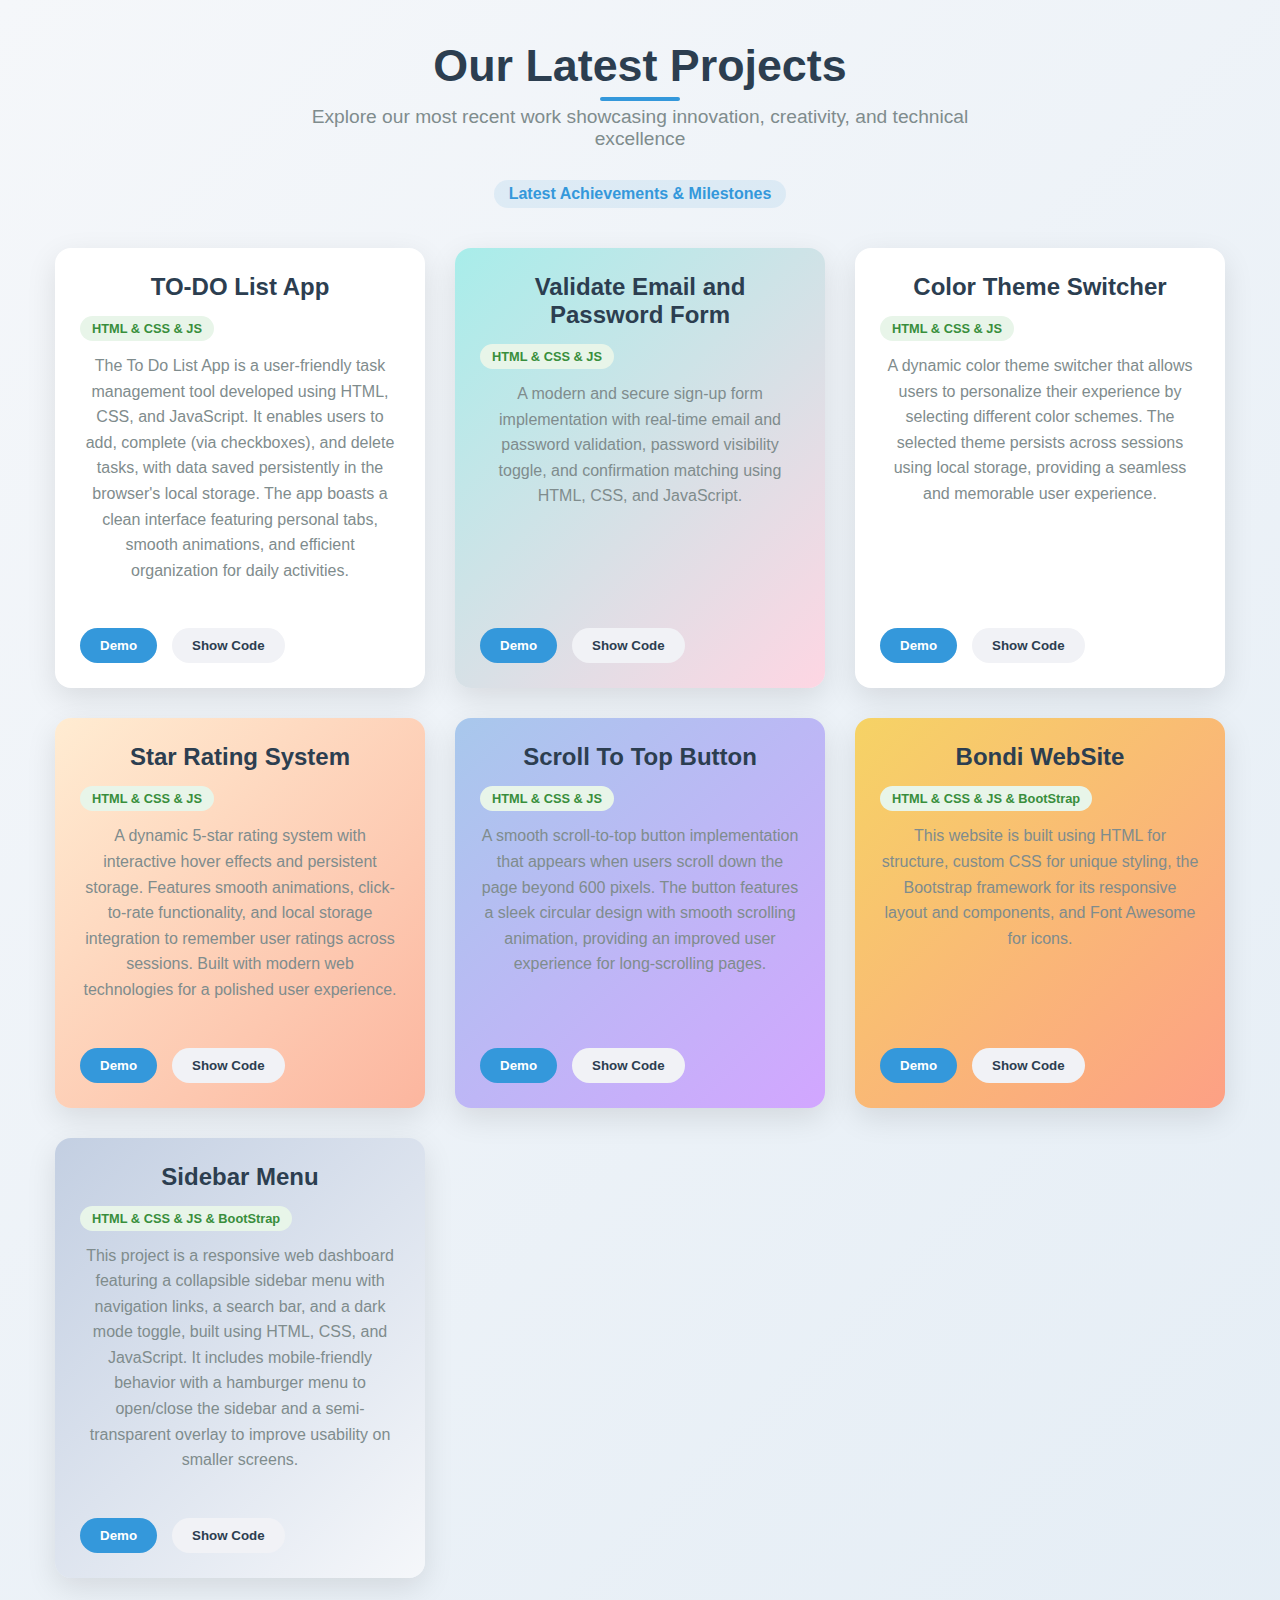
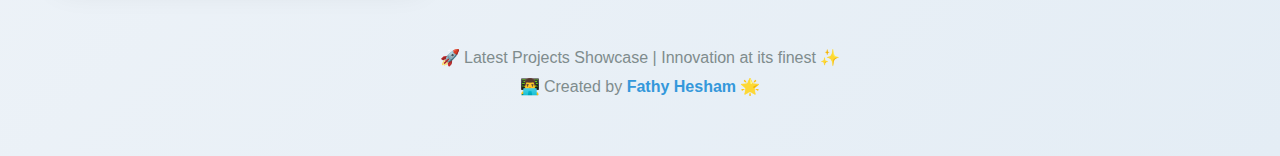
<file: index.html>
<!DOCTYPE html>
<html lang="en">
	<head>
		<meta charset="UTF-8" />
		<meta name="viewport" content="width=device-width, initial-scale=1.0" />
		<title>Our Latest Projects</title>
		<style>
			* {
				margin: 0;
				padding: 0;
				box-sizing: border-box;
				font-family: "Segoe UI", Tahoma, Geneva, Verdana, sans-serif;
			}

			body {
				background: linear-gradient(135deg, #f5f7fa 0%, #e4edf5 100%);
				min-height: 100vh;
				display: flex;
				flex-direction: column;
				align-items: center;
				padding: 40px 20px;
			}

			.container {
				max-width: 1200px;
				width: 100%;
				text-align: center;
			}

			header {
				margin-bottom: 40px;
			}

			h1 {
				font-size: 2.8rem;
				margin-bottom: 15px;
				color: #2c3e50;
				position: relative;
				display: inline-block;
			}

			h1:after {
				content: "";
				position: absolute;
				bottom: -10px;
				left: 50%;
				transform: translateX(-50%);
				width: 80px;
				height: 4px;
				background: #3498db;
				border-radius: 2px;
			}

			.subtitle {
				font-size: 1.2rem;
				color: #7f8c8d;
				max-width: 700px;
				margin: 0 auto 20px;
			}

			.highlight {
				display: inline-block;
				background: rgba(52, 152, 219, 0.1);
				color: #3498db;
				padding: 5px 15px;
				border-radius: 20px;
				font-weight: 600;
				margin-top: 10px;
			}

			.cards-container {
				display: grid;
				grid-template-columns: repeat(auto-fit, minmax(300px, 1fr));
				justify-content: center;
				gap: 30px;
				margin-top: 20px;
				padding: 0 15px;
			}

			/* Enhanced Project Card Styles */
			.card {
				min-width: 320px;
				background: white;
				border-radius: 16px;
				overflow: hidden;
				box-shadow: 0 10px 30px rgba(0, 0, 0, 0.1);
				transition: transform 0.3s ease, box-shadow 0.3s ease;
				display: flex;
				flex-direction: column;
			}

			.card:hover {
				transform: translateY(-10px);
				box-shadow: 0 15px 40px rgba(0, 0, 0, 0.15);
			}

			.content {
				padding: 25px;
				flex-grow: 1;
				display: flex;
				flex-direction: column;
			}

			.content h2 {
				font-size: 1.5rem;
				margin-bottom: 15px;
				color: #2c3e50;
			}

			.tech-tag {
				display: inline-block;
				background: #e3f2fd;
				color: #1976d2;
				padding: 5px 12px;
				border-radius: 20px;
				font-size: 0.8rem;
				font-weight: 600;
				margin-bottom: 12px;
				align-self: flex-start;
			}

			.tech-tag.html-css {
				background: #fff3e0;
				color: #f57c00;
			}

			.tech-tag.html-css-js {
				background: #e8f5e9;
				color: #388e3c;
			}

			.description {
				color: #7f8c8d;
				margin-bottom: 20px;
				flex-grow: 1;
				line-height: 1.6;
			}

			.reference {
				display: flex;
				gap: 15px;
				padding: 0 25px 25px;
			}

			.btn {
				padding: 10px 20px;
				border: none;
				border-radius: 30px;
				font-weight: 600;
				cursor: pointer;
				transition: all 0.3s ease;
				flex: 1;
			}

			.btn.demo {
				background: #f1f2f6;
				color: #2c3e50;
			}

			.btn.demo:hover {
				background: #3498db;
				color: white;
			}

			.btn {
				background: #3498db;
				color: white;
			}

			.btn:hover {
				background: #2980b9;
			}
			.card:hover {
				transform: translateY(-10px) rotate(1deg);
			}
			/* New cards with descriptions */
			.card-2 {
				background: linear-gradient(135deg, #a8edea 0%, #fed6e3 100%);
			}
			.card-3 {
				background: linear-gradient(135deg, #ffecd2 0%, #fcb69f 100%);
			}
			.card-4 {
				background: linear-gradient(135deg, #a8c8ec 0%, #d2a6ff 100%);
			}
			.card-5 {
				background: linear-gradient(135deg, #f6d365 0%, #fda085 100%);
			}
			.card-6 {
				background: linear-gradient(135deg, #c3cfe2 0%, #f5f7fa 100%);
			}
			.card-7 {
				background: linear-gradient(135deg, #fbc2eb 0%, #a6c1ee 100%);
			}
			.card-8 {
				background: linear-gradient(135deg, #ff9a9e 0%, #fad0c4 100%);
			}
			.card-9 {
				background: linear-gradient(135deg, #d4fc79 0%, #96e6a1 100%);
			}
			.card-10 {
				background: linear-gradient(135deg, #84fab0 0%, #8fd3f4 100%);
			}
			@media (max-width: 480px) {
				body {
					padding: 20px 10px;
				}

				h1 {
					font-size: 1.8rem;
				}

				.highlight {
					font-size: 0.9rem;
					padding: 4px 12px;
				}

				.description {
					font-size: 0.9rem;
				}

				.card-3 {
					transform: none;
				}
			}

			footer {
				margin-top: 50px;
				color: #7f8c8d;
				text-align: center;
				padding: 20px;
				width: 100%;
			}
		</style>
	</head>
	<body>
		<div class="container">
			<header>
				<h1>Our Latest Projects</h1>
				<p class="subtitle">Explore our most recent work showcasing innovation, creativity, and technical excellence</p>
				<div class="highlight">Latest Achievements & Milestones</div>
			</header>

			<div class="cards-container">
				<div class="card">
					<div class="content">
						<h2>TO-DO List App</h2>
						<span class="tech-tag html-css-js">HTML & CSS & JS</span>
						<p class="description">
							The To Do List App is a user-friendly task management tool developed using HTML, CSS, and JavaScript. It
							enables users to add, complete (via checkboxes), and delete tasks, with data saved persistently in the
							browser's local storage. The app boasts a clean interface featuring personal tabs, smooth animations, and
							efficient organization for daily activities.
						</p>
					</div>
					<div class="reference">
						<a href="To Do List App/index.html" target="_blank">
							<button type="button" class="btn">Demo</button>
						</a>
						<a
							href="https://github.com/FathyHesham/Web-Application-Projects/tree/main/To%20Do%20List%20App"
							target="_blank"
						>
							<button type="button" class="btn demo">Show Code</button>
						</a>
					</div>
				</div>
				<div class="card card-2">
					<div class="content">
						<h2>Validate Email and Password Form</h2>
						<span class="tech-tag html-css-js">HTML & CSS & JS</span>
						<p class="description">
							A modern and secure sign-up form implementation with real-time email and password validation, password
							visibility toggle, and confirmation matching using HTML, CSS, and JavaScript.
						</p>
					</div>
					<div class="reference">
						<a href="Validate Email and Password/index.html" target="_blank">
							<button type="button" class="btn">Demo</button>
						</a>
						<a
							href="https://github.com/FathyHesham/Web-Application-Projects/tree/main/Validate%20Email%20and%20Password"
							target="_blank"
						>
							<button type="button" class="btn demo">Show Code</button>
						</a>
					</div>
				</div>
				<div class="card">
					<div class="content">
						<h2>Color Theme Switcher</h2>
						<span class="tech-tag html-css-js">HTML & CSS & JS</span>
						<p class="description">
							A dynamic color theme switcher that allows users to personalize their experience by selecting different
							color schemes. The selected theme persists across sessions using local storage, providing a seamless and
							memorable user experience.
						</p>
					</div>
					<div class="reference">
						<a href="Changes Colors JS/index.html" target="_blank">
							<button type="button" class="btn">Demo</button>
						</a>
						<a
							href="https://github.com/FathyHesham/Web-Application-Projects/tree/main/Changes%20Colors%20JS"
							target="_blank"
						>
							<button type="button" class="btn demo">Show Code</button>
						</a>
					</div>
				</div>
				<div class="card card-3">
					<div class="content">
						<h2>Star Rating System</h2>
						<span class="tech-tag html-css-js">HTML & CSS & JS</span>
						<p class="description">
							A dynamic 5-star rating system with interactive hover effects and persistent storage. Features smooth
							animations, click-to-rate functionality, and local storage integration to remember user ratings across
							sessions. Built with modern web technologies for a polished user experience.
						</p>
					</div>
					<div class="reference">
						<a href="Star Rating/index.html" target="_blank">
							<button type="button" class="btn">Demo</button>
						</a>
						<a href="https://github.com/FathyHesham/Web-Application-Projects/tree/main/Star%20Rating" target="_blank">
							<button type="button" class="btn demo">Show Code</button>
						</a>
					</div>
				</div>
				<div class="card card-4">
					<div class="content">
						<h2>Scroll To Top Button</h2>
						<span class="tech-tag html-css-js">HTML & CSS & JS</span>
						<p class="description">
							A smooth scroll-to-top button implementation that appears when users scroll down the page beyond 600
							pixels. The button features a sleek circular design with smooth scrolling animation, providing an improved
							user experience for long-scrolling pages.
						</p>
					</div>
					<div class="reference">
						<a href="Up Top Button/index.html" target="_blank">
							<button type="button" class="btn">Demo</button>
						</a>
						<a
							href="https://github.com/FathyHesham/Web-Application-Projects/tree/main/Up%20Top%20Button"
							target="_blank"
						>
							<button type="button" class="btn demo">Show Code</button>
						</a>
					</div>
				</div>
				<div class="card card-5">
					<div class="content">
						<h2>Bondi WebSite</h2>
						<span class="tech-tag html-css-js">HTML & CSS & JS & BootStrap</span>
						<p class="description">
							This website is built using HTML for structure, custom CSS for unique styling, the Bootstrap framework for
							its responsive layout and components, and Font Awesome for icons.
						</p>
					</div>
					<div class="reference">
						<a href="Bondi Website/index.html" target="_blank">
							<button type="button" class="btn">Demo</button>
						</a>
						<a href="https://github.com/FathyHesham/Web-Application-Projects/tree/main/Bondi%20Website" target="_blank">
							<button type="button" class="btn demo">Show Code</button>
						</a>
					</div>
				</div>
				<div class="card card-6">
					<div class="content">
						<h2>Sidebar Menu</h2>
						<span class="tech-tag html-css-js">HTML & CSS & JS & BootStrap</span>
						<p class="description">
							This project is a responsive web dashboard featuring a collapsible sidebar menu with navigation links, a
							search bar, and a dark mode toggle, built using HTML, CSS, and JavaScript. It includes mobile-friendly
							behavior with a hamburger menu to open/close the sidebar and a semi-transparent overlay to improve
							usability on smaller screens.
						</p>
					</div>
					<div class="reference">
						<a href="Sidebar Menu/index.html" target="_blank">
							<button type="button" class="btn">Demo</button>
						</a>
						<a href="https://github.com/FathyHesham/Web-Application-Projects/tree/main/Sidebar%20Menu" target="_blank">
							<button type="button" class="btn demo">Show Code</button>
						</a>
					</div>
				</div>
			</div>
		</div>

		<footer>
			<p>🚀 Latest Projects Showcase | Innovation at its finest ✨</p>
			<p style="margin-top: 10px">
				👨‍💻 Created by
				<a
					href="https://www.linkedin.com/in/fathy-hesham-fathy/"
					target="_blank"
					style="color: #3498db; text-decoration: none; font-weight: 600"
				>
					Fathy Hesham
				</a>
				🌟
			</p>
		</footer>
	</body>
</html>
</file>
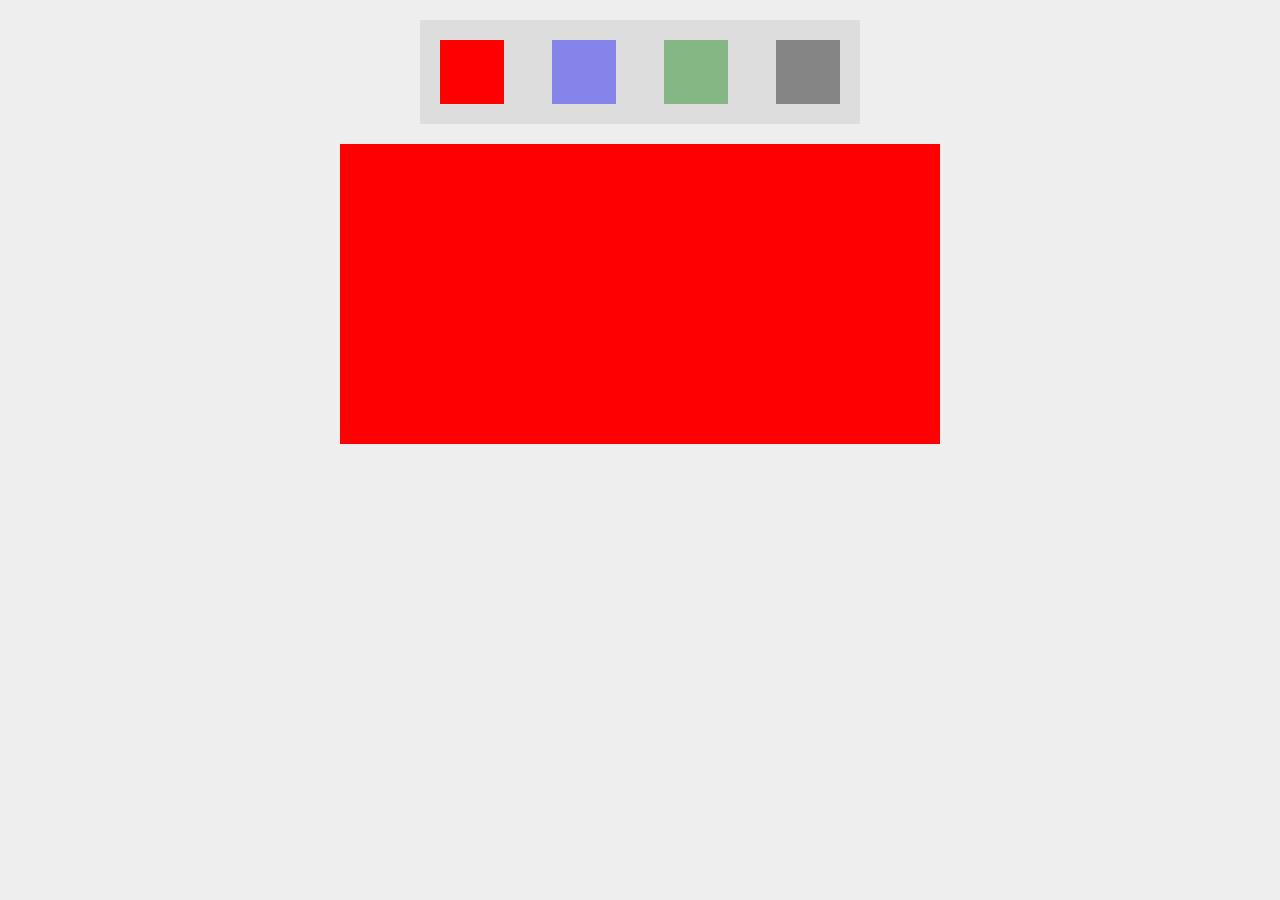
<file: Changes Colors JS/index.html>
<!DOCTYPE html>
<html lang="en">
	<head>
		<meta charset="UTF-8" />
		<meta name="viewport" content="width=device-width, initial-scale=1.0" />
		<title>Local Storage Change Colors</title>
		<link rel="stylesheet" href="style.css" />
	</head>
	<body>
		<ul>
			<li class="active" data-color="red"></li>
			<li data-color="blue"></li>
			<li data-color="green"></li>
			<li data-color="black"></li>
		</ul>
		<div class="experiment"></div>
	</body>
	<script src="script.js"></script>
</html>
</file>
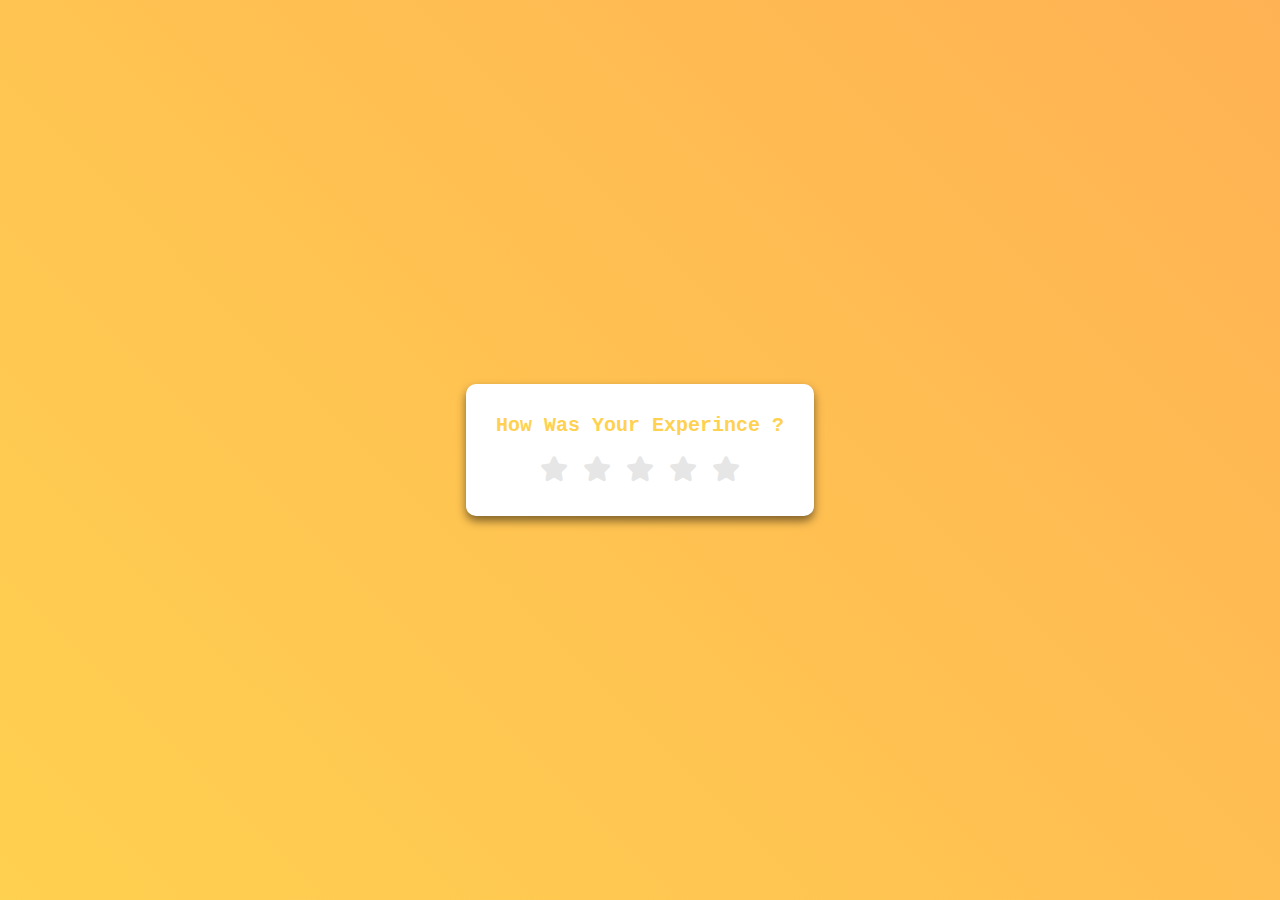
<file: Star Rating/index.html>
<!DOCTYPE html>
<html lang="en">
	<head>
		<meta charset="UTF-8" />
		<meta name="viewport" content="width=device-width, initial-scale=1.0" />
		<title>Star Rating</title>
		<link rel="stylesheet" href="style.css" />
		<link
			rel="stylesheet"
			href="https://cdnjs.cloudflare.com/ajax/libs/font-awesome/6.4.0/css/all.min.css"
		/>
	</head>
	<body>
		<div class="star-rating">
			<header>How Was Your Experince ?</header>
			<div class="stars">
				<i class="fa-solid fa-star"></i>
				<i class="fa-solid fa-star"></i>
				<i class="fa-solid fa-star"></i>
				<i class="fa-solid fa-star"></i>
				<i class="fa-solid fa-star"></i>
			</div>
		</div>
		<script src="script.js"></script>
	</body>
</html>
</file>
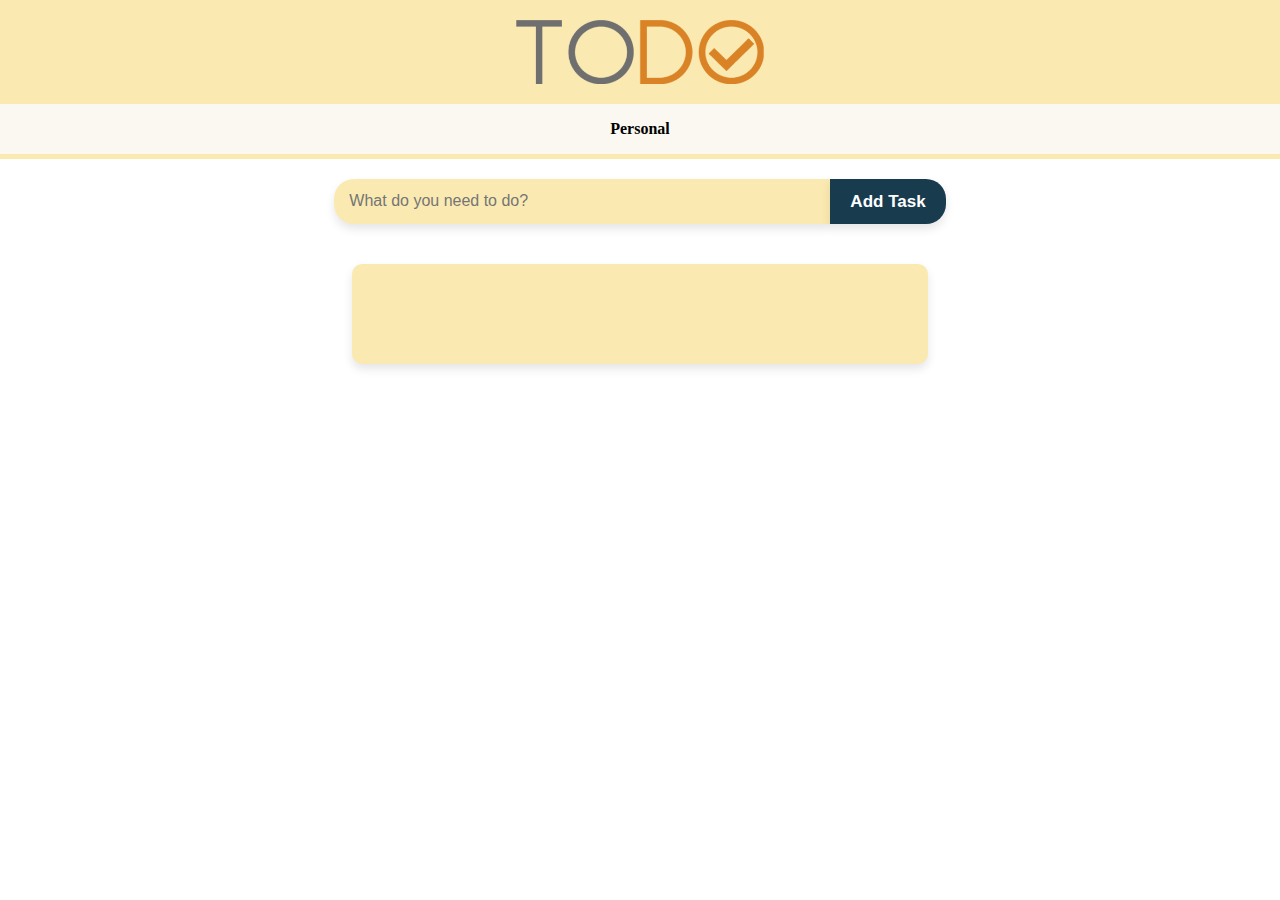
<file: To Do List App/index.html>
<!DOCTYPE html>
<html lang="en">
	<head>
		<meta charset="UTF-8" />
		<meta name="viewport" content="width=device-width, initial-scale=1.0" />
		<title>To Do List App</title>
		<link rel="stylesheet" href="style.css" />
		<link
			rel="stylesheet"
			href="https://cdnjs.cloudflare.com/ajax/libs/font-awesome/6.4.0/css/all.min.css"
		/>
	</head>
	<body>
		<main>
			<header>
				<div class="image">
					<img src="asset/image.png" alt="" />
				</div>
			</header>
			<section class="tabs">
				<div class="tab active">Personal</div>
			</section>
			<form id="taskForm">
				<input
					type="text"
					id="inputText"
					placeholder="What do you need to do?"
					required
				/>
				<input type="submit" class="add" value="Add Task" />
			</form>
			<div class="tasks"></div>
		</main>
		<script src="main.js"></script>
	</body>
</html>
</file>
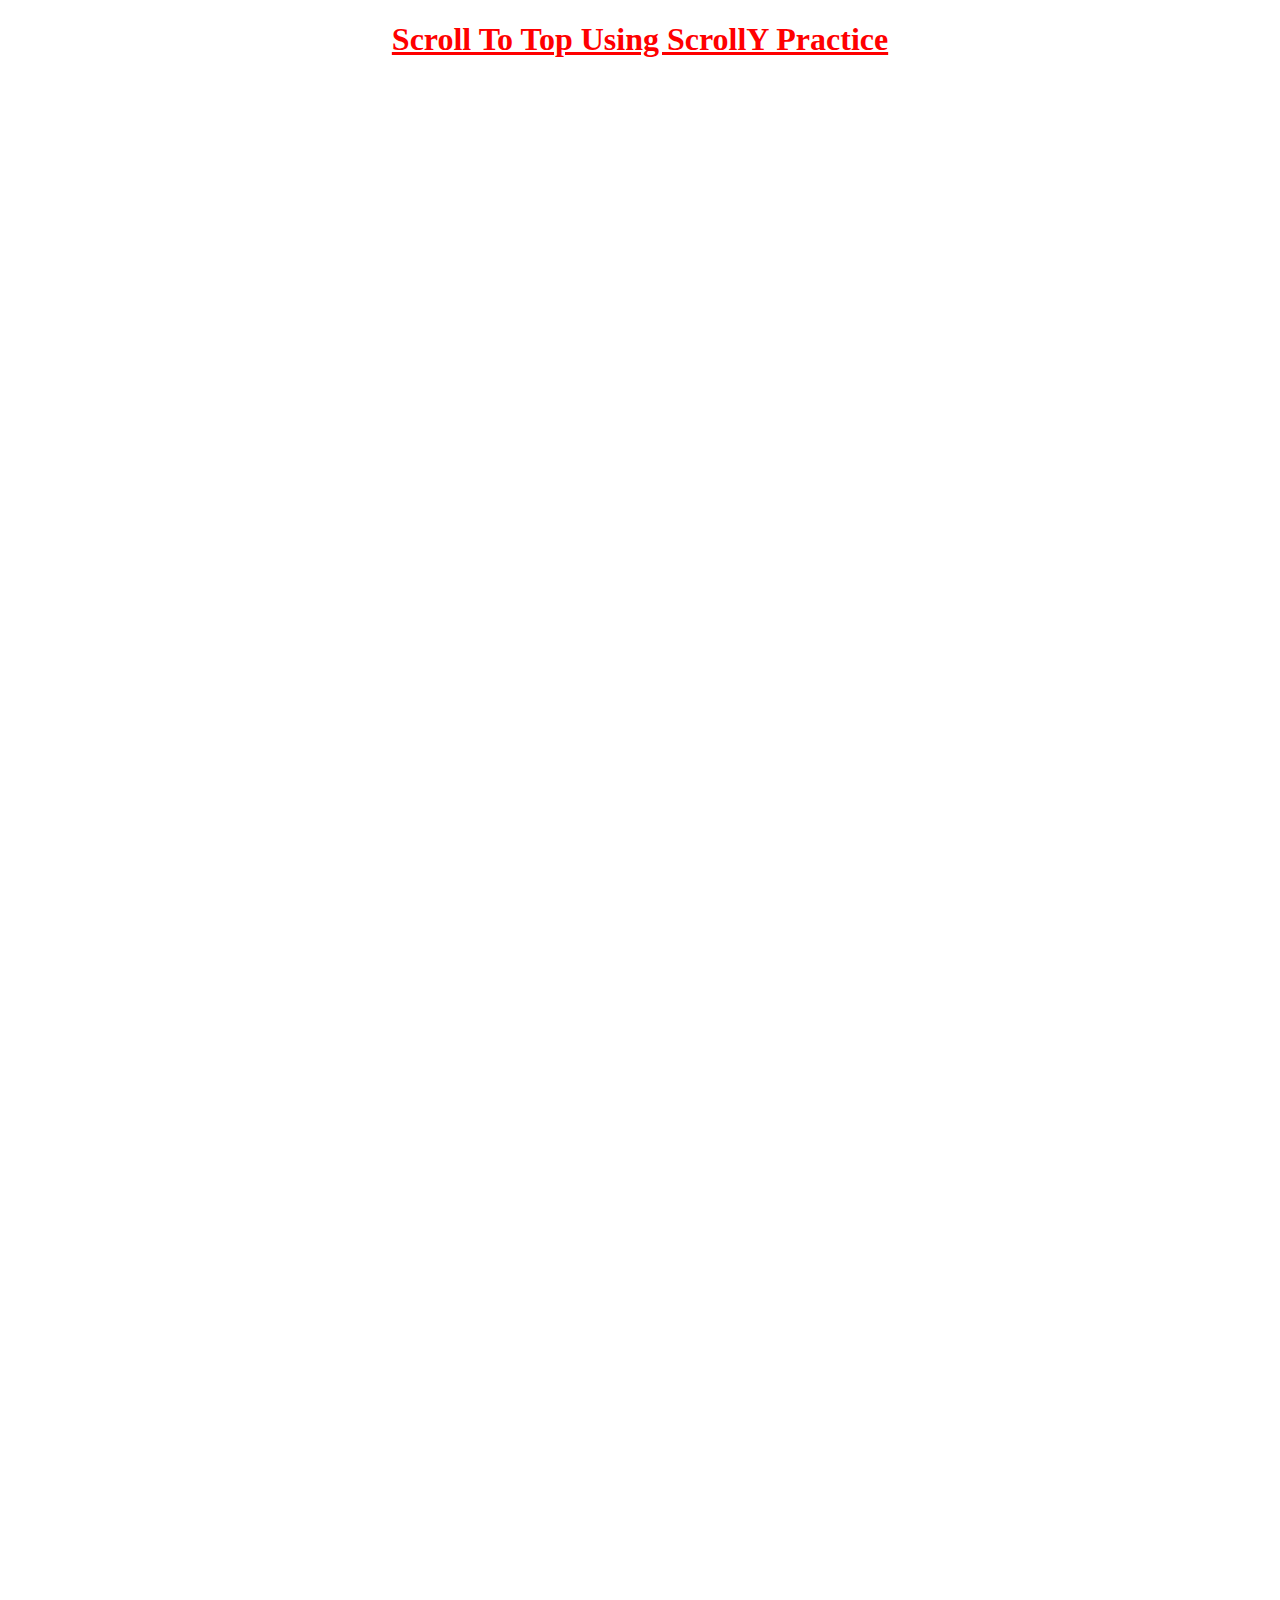
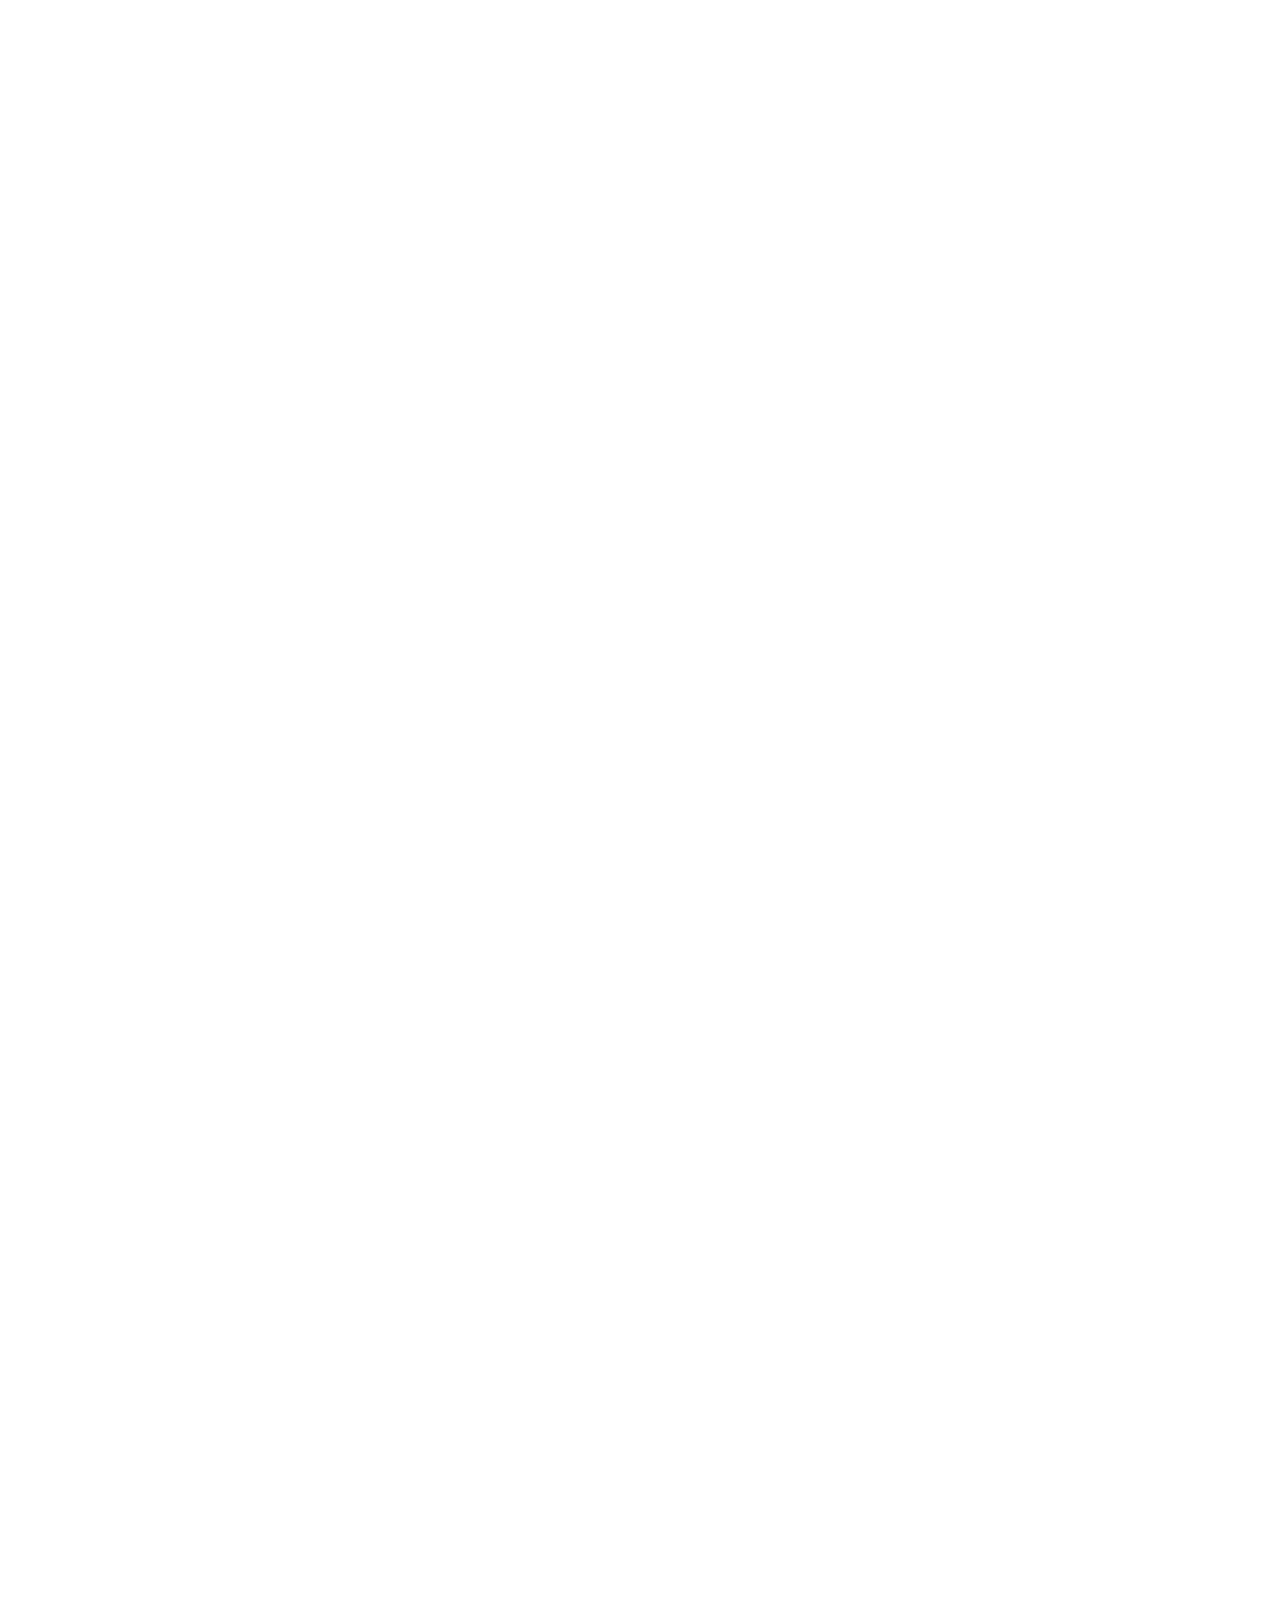
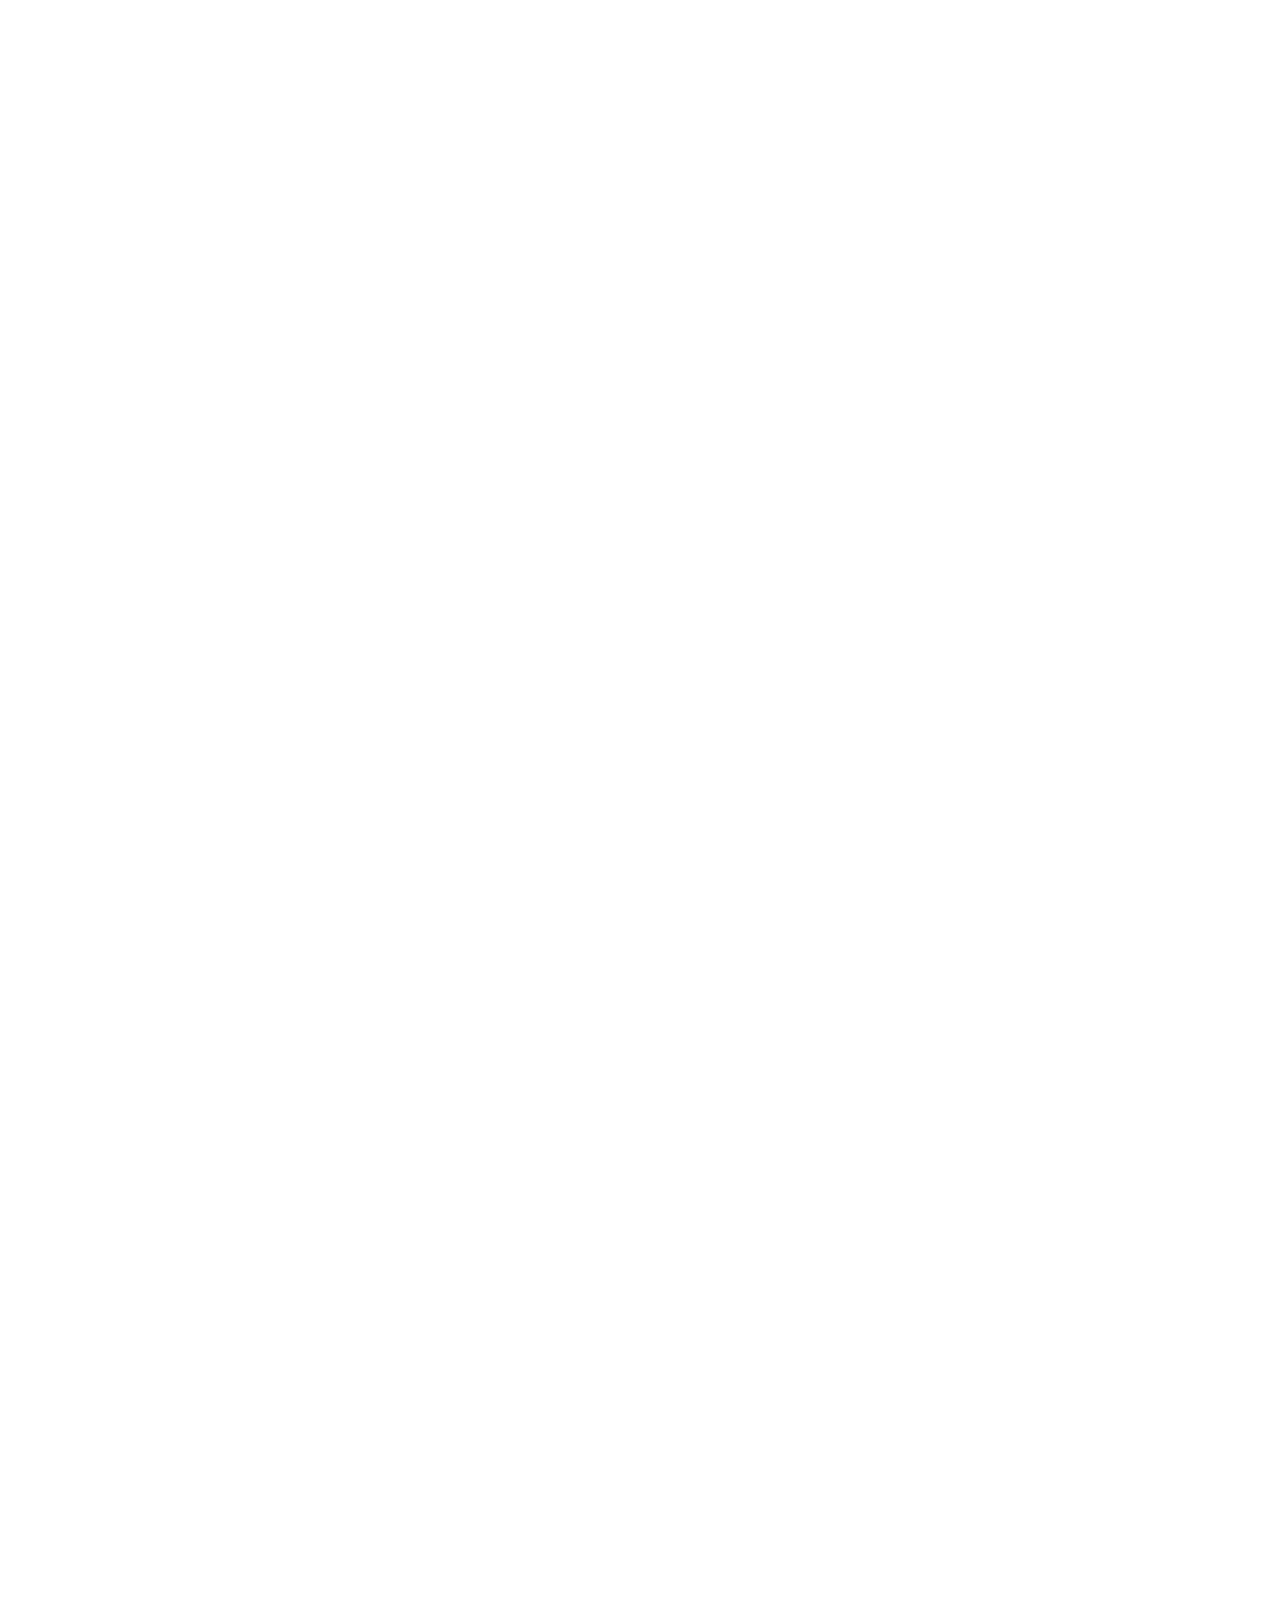
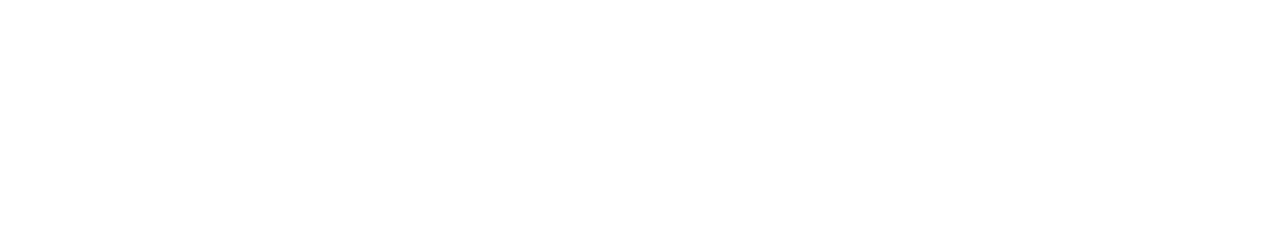
<file: Up Top Button/index.html>
<!DOCTYPE html>
<html lang="en">
	<head>
		<meta charset="UTF-8" />
		<meta name="viewport" content="width=device-width, initial-scale=1.0" />
		<title>Scroll Up Top</title>
		<link rel="stylesheet" href="style.css" />
	</head>
	<body>
		<h1>Scroll To Top Using ScrollY Practice</h1>
		<button>Up</button>
	</body>
	<script src="script.js"></script>
</html>
</file>
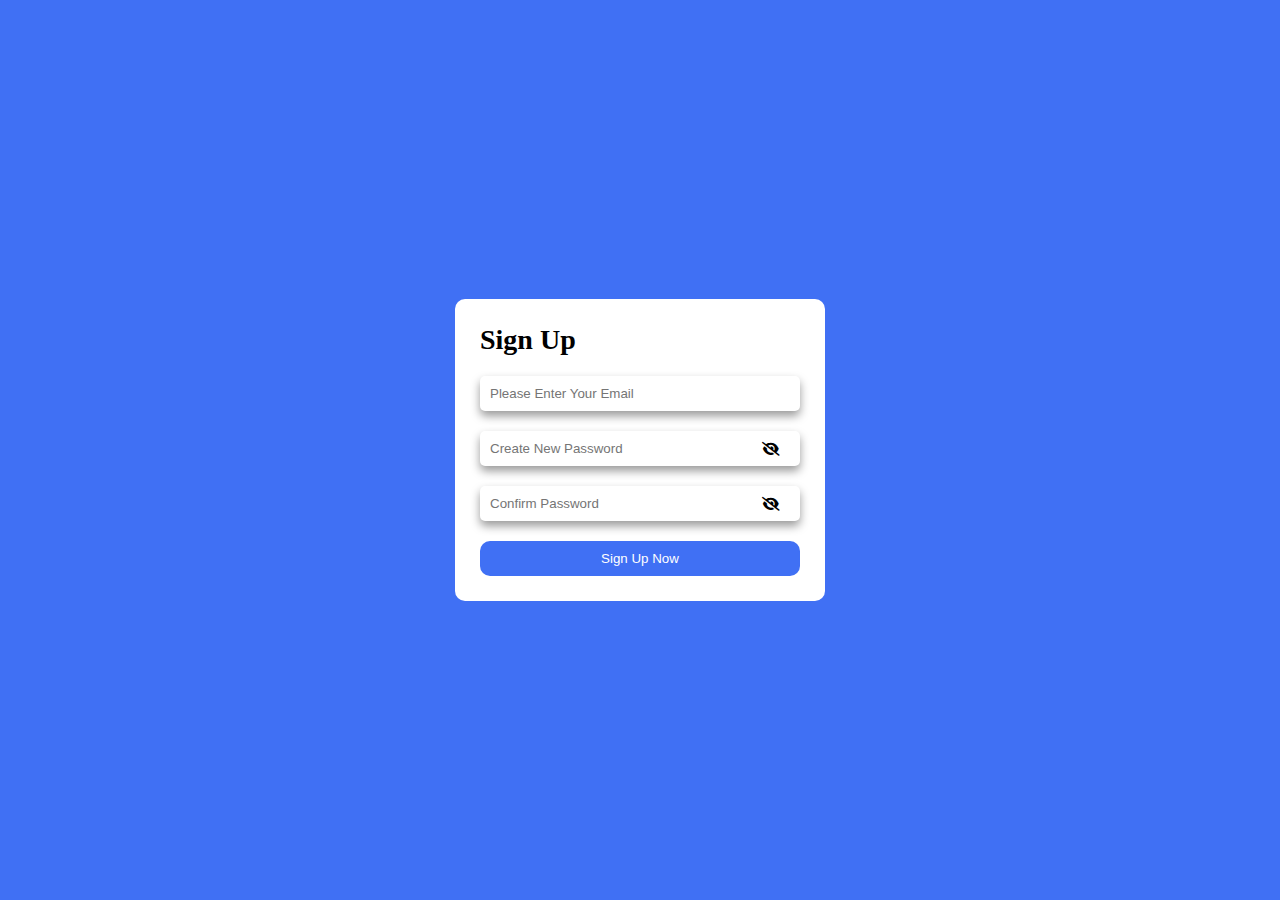
<file: Validate Email and Password/index.html>
<!DOCTYPE html>
<html lang="en">
	<head>
		<meta charset="UTF-8" />
		<meta name="viewport" content="width=device-width, initial-scale=1.0" />
		<title>Validate Email and Password</title>
		<link rel="stylesheet" href="style.css" />
		<link
			rel="stylesheet"
			href="https://cdnjs.cloudflare.com/ajax/libs/font-awesome/6.4.0/css/all.min.css"
		/>
	</head>
	<body>
		<main>
			<div class="container">
				<header>
					<h1>Sign Up</h1>
				</header>
				<form action="script.js">
					<div class="field">
						<div class="emial-field">
							<input
								type="email"
								name="email"
								class="email"
								placeholder="Please Enter Your Email"
							/>
						</div>
						<div class="message errer-email-message">
							<i class="fa-solid fa-circle-exclamation"></i>
							<span>Please Enter Validate Email</span>
						</div>
					</div>
					<div class="field">
						<div class="password-field">
							<input
								type="password"
								name="password"
								class="password"
								placeholder="Create New Password"
							/>
							<i class="fa-solid fa-eye-slash show-hide"></i>
						</div>
						<div class="message errer-password-message">
							<i class="fa-solid fa-circle-exclamation"></i>
							<span>
								Please Enter At Least 8 Characters With Numbers And Symbol Of
								Small And Captial Letter
							</span>
						</div>
					</div>
					<div class="field">
						<div class="confirm-password-field">
							<input
								type="password"
								name="confirm-password"
								class="confirm-password"
								placeholder="Confirm Password"
							/>
							<i class="fa-solid fa-eye-slash show-hide"></i>
						</div>
						<div class="message error-confirm-message">
							<i class="fa-solid fa-circle-exclamation"></i>
							<span>Password Don't Match</span>
						</div>
					</div>
					<div class="submit-button">
						<input type="submit" class="signUp" value="Sign Up Now" />
					</div>
				</form>
			</div>
		</main>
		<!-- JavaScript Code -->
		<script src="script.js"></script>
	</body>
</html>
</file>
<file: Changes Colors JS/style.css>
body {
    background-color: #eee;
}

ul {
    padding: 20px;
    margin: 20px auto;
    background-color: #ddd;
    width: 400px;
    list-style: none;
    display: flex;
    justify-content: space-between;
}

ul li {
    width: 60px;
    height: 60px;
    border: 2px solid transparent;
    opacity: 0.4;
    cursor: pointer;
    transition: all 0.3s ease;
}

ul li:hover,
ul li.active {
    opacity: 1;
}

ul li:first-child {
    background-color: red;
}

ul li:nth-child(2) {
    background-color: blue;
}

ul li:nth-child(3) {
    background-color: green;
}

ul li:last-child {
    background-color: black;
}

.experiment {
    background-color: red;
    width: 600px;
    height: 300px;
    margin: 20px auto;
}
</file>
<file: Star Rating/style.css>
* {
    padding: 0;
    margin: 0;
    box-sizing: border-box;
    font-family: 'Courier New', Courier, monospace;
}

html {
    font-size: 10px;
}

body {
    min-height: 100vh;
    font-size: 1.4rem;
    display: flex;
    justify-content: center;
    align-items: center;
    background: linear-gradient(45deg, #FFD150, #FFB253);
}

.star-rating {
    background-color: #FFF;
    padding: 3rem;
    border-radius: 1rem;
    text-align: center;
    box-shadow: 0 0.5rem 1rem rgba(0, 0, 0, 0.5);
}

.star-rating header {
    color: #FFD150;
    margin-bottom: 2rem;
    font-size: 2rem;
    font-weight: 900;
}

.stars {
    font-size: 2.5rem;
}

.stars i {
    color: #E6E6E6;
    cursor: pointer;
    transition: all 0.3s ease;
}

.stars i.active {
    color: #FF9C1A;
}
</file>
<file: To Do List App/style.css>
/** Start Global Rules */
*,
*::before,
*::after {
    box-sizing: border-box;
    margin: 0;
    padding: 0;
}

html {
    font-size: 10px;
    scroll-behavior: smooth;
}

body {
    background-color: white;
    font-family: 'Times New Roman', Times, serif;
    font-size: 1.4rem;
    line-height: 1.6;
    color: black;
}

h1,
h2,
h3,
h4 {
    font-weight: 700;
    line-height: 1.2;
}

a {
    text-decoration: none;
    color: #EEE;
    transition: all 0.3s ease;
}

ul {
    list-style: none;
}

img {
    width: 20%;
    height: auto;
    display: block;
}

.container {
    width: 90%;
    max-width: 120rem;
    margin: 0 auto;
    padding: 0 2rem;
}

/** End Global Rules */

/** Start Header Section */
header {
    background-color: #FAEAB1;
}

header .image {
    display: flex;
    justify-content: center;
    align-items: center;
    padding: 2rem;
}

/** End Header Section */

/** Start Tabs Section */
.tabs {
    display: flex;
    background-color: #FAF8F1;
    font-size: 1.6rem;
}

.tabs .tab {
    flex: 1;
    padding: 1.2rem 2rem;
    text-align: center;
    color: gray;
    font-weight: bold;
    opacity: 0.5;
    cursor: pointer;
    transition: all 0.3 ease;
}

.tabs .tab:hover,
.tab.active {
    color: black;
    opacity: 1;
}

.tab.active {
    border-bottom: 0.5rem solid #FAEAB1;
}

/** End Tabs Section */

form {
    padding: 2rem;
    display: flex;
    justify-content: center;
}

form input[type="text"] {
    width: 40%;
    background-color: #FAEAB1;
    padding: 1.5rem;
    border-radius: 2rem 0 0 2rem;
    border: none;
    outline: none;
    box-shadow: 0 0.5rem 1rem rgba(0, 0, 0, 0.1);
}

form input[type="submit"] {
    padding: 1rem 2rem;
    border-radius: 0 2rem 2rem 0;
    background-color: #183B4E;
    color: white;
    font-size: 1.7rem;
    font-weight: bold;
    cursor: pointer;
    transition: all 0.3s ease;
    box-shadow: 0 0.5rem 1rem rgba(0, 0, 0, 0.1);
    border: none;
    outline: none;
}

form input[type="submit"]:hover {
    background-color: #27548A;
}

form input[type="text"]::placeholder {
    font-size: 1.6rem;
}

.tasks {
    margin: 0 auto;
    width: 45%;
    display: flex;
    justify-content: center;
    flex-direction: column;
    margin-top: 2rem;
    border-radius: 1rem;
    padding: 1rem;
    background-color: #FAEAB1;
    box-shadow: 0 0.5rem 1rem rgba(0, 0, 0, 0.1);
    min-height: 10rem;
    gap: 1rem;
}

.task {
    display: flex;
    justify-content: space-between;
    padding: 1rem;
    background-color: #F3F3E0;
    width: 100%;
    border-radius: 0.5rem;
}

.task .content {
    display: flex;
    gap: 1rem;
    align-items: center;
}

.task .content input[type="checkbox"] {
    width: 1.8rem;
    height: 1.8rem;
    border-radius: 50%;
    transition: all 0.3s ease;
    -webkit-appearance: none;
    -moz-appearance: none;
    appearance: none;
    border: 2px solid #183B4E;
    outline: none;
    cursor: pointer;
}

.task .content input[type="checkbox"]:checked {
    background-color: #183B4E;
    position: relative;
}

.task .content input[type="checkbox"]:checked::after {
    content: '\f00c';
    font-family: "Font Awesome 6 Free";
    font-weight: 900;
    color: #FFD43B;
    position: absolute;
    left: 50%;
    top: 50%;
    transform: translate(-50%, -50%);
    font-size: 1.4rem;
}

.task .content input[type="checkbox"]:checked + p {
    text-decoration: line-through;
}

.task p {
    font-size: 1.6rem;
}

.task .delete {
    background-color: #dc3545;
    color: white;
    border: none;
    font-size: 1.6rem;
    font-weight: bold;
    padding: 0 3rem;
    border-radius: 5px;
    cursor: pointer;
    transition: background-color 0.3s ease;
}

.task .delete:hover {
    background-color: #c82333;
}
</file>
<file: Up Top Button/style.css>
body {
    height: 5000px;
}

button {
    background-color: red;
    padding: 20px;
    border: none;
    color: white;
    font-size: 20px;
    font-weight: bold;
    cursor: pointer;
    position: fixed;
    bottom: 20px;
    right: 20px;
    display: none;
    border-radius: 50% 50%;
}

h1 {
    color: red;
    text-decoration: underline;
    text-align: center;
}
</file>
<file: Validate Email and Password/style.css>
* {
    margin: 0;
    padding: 0;
    box-sizing: border-box;
}

html {
    font-size: 10px;
}

body {
    font-family: 'Times New Roman', Times, serif;
    background-color: #4070F4;
    min-height: 100vh;
    display: flex;
    justify-content: center;
    align-items: center;
    font-size: 1.4rem;
}

.container {
    background-color: #FFF;
    border-radius: 1rem;
    padding: 2.5rem;
    min-width: 37rem;
    max-width: 37rem;
    width: 100%;
}

header h1 {
    margin-bottom: 2rem;
    font-weight: 900;
}

.field {
    margin-bottom: 1rem;
}

.emial-field,
.password-field,
.confirm-password-field {
    display: flex;
    justify-content: center;
    position: relative;
}

input[type="email"],
input[type="password"],
input[type="text"] {
    width: 100%;
    border: none;
    outline: none;
    border-radius: 0.5rem;
    margin-bottom: 1rem;
    padding: 1rem;
    box-shadow: 0 0.5rem 1rem rgba(0, 0, 0, 0.4);
    position: relative;
}

.message {
    display: none;
}

.invaild {
    color: #D93025;
    display: block;
}

.submit-button {
    display: flex;
    justify-content: center;
    align-items: center;
}

.signUp {
    padding: 1rem;
    width: 100%;
    background-color: #4070F4;
    color: #FFF;
    border: none;
    border-radius: 1rem;
    cursor: pointer;
}

.show-hide {
    position: absolute;
    top: 25%;
    right: 2rem;
    cursor: pointer;
}
</file>
